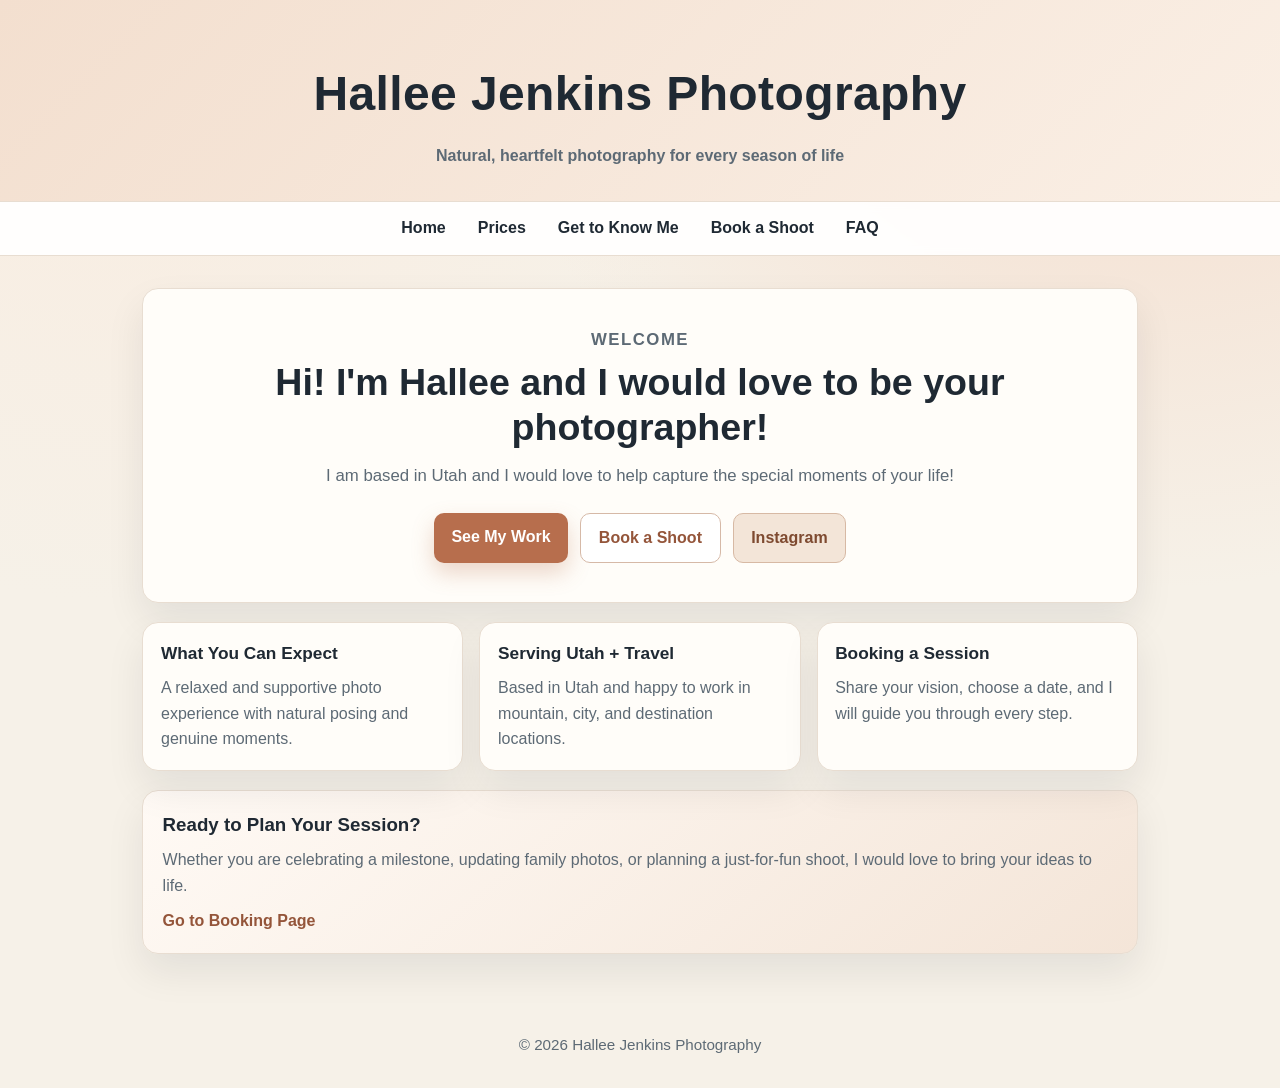
<file: index.html>
<!doctype html>
<html lang="en">
<head>
  <meta charset="utf-8" />
  <meta name="viewport" content="width=device-width,initial-scale=1" />
  <title>Hallee Jenkins Photography</title>
  <link rel="stylesheet" href="styles.css">
</head>
<body>
  <header class="site-header home-header">
    <div class="title-wrap">
      <h1 class="site-title">Hallee Jenkins Photography</h1>
      <p class="site-tagline">Natural, heartfelt photography for every season of life</p>
    </div>
    <nav class="site-nav">
      <ul>
        <li><a href="index.html">Home</a></li>
        <li><a href="prices.html">Prices</a></li>
        <li><a href="about.html">Get to Know Me</a></li>
        <li><a href="book.html">Book a Shoot</a></li>
        <li><a href="faq.html">FAQ</a></li>
      </ul>
    </nav>
  </header>

  <main class="container">
    <section class="hero-card">
      <p class="eyebrow">Welcome</p>
      <h2>Hi! I'm Hallee and I would love to be your photographer!</h2>
      <p>I am based in Utah and I would love to help capture the special moments of your life!</p>
      <div class="cta-row">
        <a class="button button-primary" href="gallery.html">See My Work</a>
        <a class="button button-secondary" href="book.html">Book a Shoot</a>
        <a class="button button-ig" href="https://www.instagram.com/hallee.jenkins.photography?igsh=a29heTZxbzlxbjJj&utm_source=qr" target="_blank" rel="noopener noreferrer">Instagram</a>
      </div>
    </section>

    <section class="card-grid">
      <article class="card">
        <h3>What You Can Expect</h3>
        <p>A relaxed and supportive photo experience with natural posing and genuine moments.</p>
      </article>
      <article class="card">
        <h3>Serving Utah + Travel</h3>
        <p>Based in Utah and happy to work in mountain, city, and destination locations.</p>
      </article>
      <article class="card">
        <h3>Booking a Session</h3>
        <p>Share your vision, choose a date, and I will guide you through every step.</p>
      </article>
    </section>

    <section class="highlight-panel">
      <h3>Ready to Plan Your Session?</h3>
      <p>Whether you are celebrating a milestone, updating family photos, or planning a just-for-fun shoot, I would love to bring your ideas to life.</p>
      <a class="text-link" href="book.html">Go to Booking Page</a>
    </section>
  </main>

  <footer class="site-footer">
    <p>&copy; <span id="year"></span> Hallee Jenkins Photography</p>
  </footer>

  <script>
    document.getElementById('year').textContent = new Date().getFullYear();
  </script>
</body>
</html>
</file>
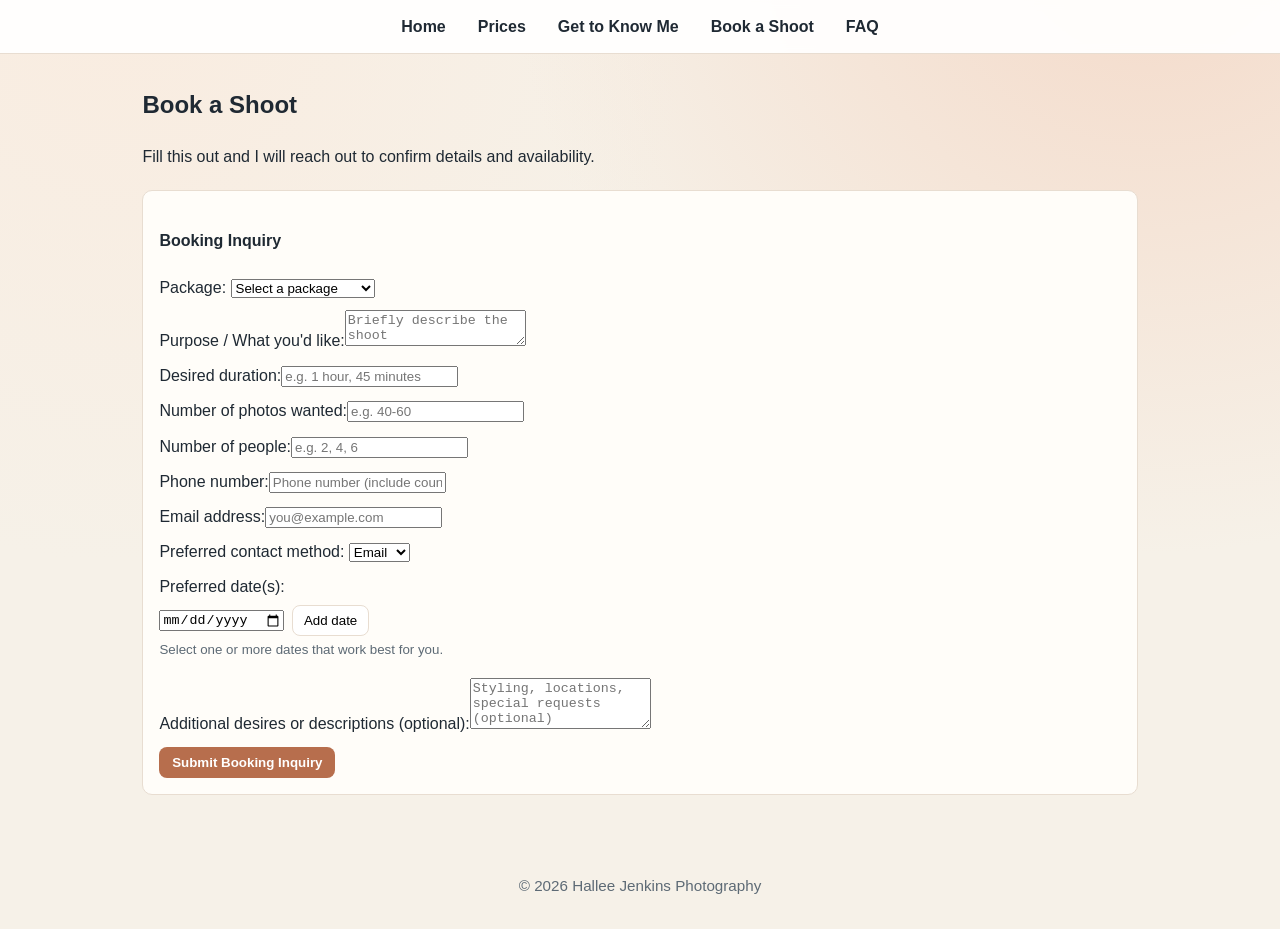
<file: book.html>
﻿<!doctype html>
<html lang="en">
<head>
  <meta charset="utf-8" />
  <meta name="viewport" content="width=device-width,initial-scale=1" />
  <title>Book a Shoot - Hallee Jenkins Photography</title>
  <link rel="stylesheet" href="styles.css">
</head>
<body>
  <header class="site-header">
    <nav class="site-nav">
      <ul>
        <li><a href="index.html">Home</a></li>
        <li><a href="prices.html">Prices</a></li>
        <li><a href="about.html">Get to Know Me</a></li>
        <li><a href="book.html">Book a Shoot</a></li>
        <li><a href="faq.html">FAQ</a></li>
      </ul>
    </nav>
  </header>

  <main class="container">
    <h2>Book a Shoot</h2>
    <p>Fill this out and I will reach out to confirm details and availability.</p>

    <section class="inquiry-section">
      <div class="inquiry-box" style="margin-top:1.25rem;background:var(--surface);padding:1rem;border-radius:10px;border:1px solid var(--border)">
        <h4>Booking Inquiry</h4>
        <form id="booking-form" style="display:grid;gap:0.6rem;max-width:720px">
          <input type="text" name="_honey" style="display:none" />
          <input type="hidden" name="_subject" value="Booking Inquiry from website" />

          <label>Package:
            <select name="package" id="package" required>
              <option value="" selected disabled>Select a package</option>
              <option value="Family Shoot">Family Shoot</option>
              <option value="Individual Shoot">Individual Shoot</option>
              <option value="Couples Shoot">Couples Shoot</option>
              <option value="School Dance Shoot">School Dance Shoot</option>
              <option value="Friends">Friends</option>
              <option value="Other">Other</option>
            </select>
          </label>

          <label>Purpose / What you'd like:<textarea name="purpose" id="purpose" rows="2" placeholder="Briefly describe the shoot" required></textarea></label>
          <label>Desired duration:<input name="duration" id="duration" placeholder="e.g. 1 hour, 45 minutes" required /></label>
          <label>Number of photos wanted:<input name="photos" id="photos" placeholder="e.g. 40-60" required /></label>
          <label>Number of people:<input name="people" id="people" placeholder="e.g. 2, 4, 6" required /></label>
          <label>Phone number:<input name="phone" id="phone" placeholder="Phone number (include country code if needed)" /></label>
          <label>Email address:<input type="email" name="email" id="email" placeholder="you@example.com" required /></label>
          <label>Preferred contact method:
            <select name="contact_method" id="contact_method">
              <option value="email">Email</option>
              <option value="phone">Phone</option>
            </select>
          </label>
          <label>Preferred date(s):
            <div style="display:flex;gap:0.5rem;flex-wrap:wrap;align-items:center;margin-top:0.3rem">
              <input type="date" id="preferred-date" />
              <button type="button" id="add-date-btn" style="padding:0.45rem 0.7rem;border-radius:8px;border:1px solid var(--border);background:#fff;cursor:pointer">Add date</button>
            </div>
            <small style="color:var(--muted)">Select one or more dates that work best for you.</small>
            <div id="selected-dates" style="display:flex;gap:0.45rem;flex-wrap:wrap;margin-top:0.45rem"></div>
            <input type="hidden" name="preferred_dates" id="preferred_dates" />
          </label>
          <label>Additional desires or descriptions (optional):<textarea name="details" id="details" rows="3" placeholder="Styling, locations, special requests (optional)"></textarea></label>
          <div style="display:flex;gap:0.6rem;align-items:center">
            <button type="submit" style="width:fit-content;padding:0.5rem 0.8rem;border-radius:8px;background:var(--accent);border:none;color:#fff;font-weight:700">Submit Booking Inquiry</button>
            <span id="booking-status" style="color:var(--muted)"></span>
          </div>
        </form>
      </div>
    </section>

    <script>
      (function(){
        const form = document.getElementById('booking-form');
        const status = document.getElementById('booking-status');
        const dateInput = document.getElementById('preferred-date');
        const addDateBtn = document.getElementById('add-date-btn');
        const selectedDatesEl = document.getElementById('selected-dates');
        const preferredDatesInput = document.getElementById('preferred_dates');
        const selectedDates = new Set();

        function formatDate(isoDate){
          const [year, month, day] = isoDate.split('-');
          return month + '/' + day + '/' + year;
        }

        function renderSelectedDates(){
          selectedDatesEl.innerHTML = '';
          const sorted = Array.from(selectedDates).sort();
          preferredDatesInput.value = sorted.map(formatDate).join(', ');

          sorted.forEach(function(isoDate){
            const chip = document.createElement('span');
            chip.style.display = 'inline-flex';
            chip.style.alignItems = 'center';
            chip.style.gap = '0.35rem';
            chip.style.padding = '0.3rem 0.5rem';
            chip.style.borderRadius = '999px';
            chip.style.border = '1px solid var(--border)';
            chip.style.background = '#fff';
            chip.textContent = formatDate(isoDate);

            const removeBtn = document.createElement('button');
            removeBtn.type = 'button';
            removeBtn.textContent = 'x';
            removeBtn.setAttribute('aria-label', 'Remove date ' + formatDate(isoDate));
            removeBtn.style.border = 'none';
            removeBtn.style.background = 'transparent';
            removeBtn.style.cursor = 'pointer';
            removeBtn.style.fontWeight = '700';
            removeBtn.style.color = 'var(--accent)';
            removeBtn.addEventListener('click', function(){
              selectedDates.delete(isoDate);
              renderSelectedDates();
            });

            chip.appendChild(removeBtn);
            selectedDatesEl.appendChild(chip);
          });
        }

        addDateBtn.addEventListener('click', function(){
          if(!dateInput.value) return;
          selectedDates.add(dateInput.value);
          renderSelectedDates();
          dateInput.value = '';
        });

        dateInput.addEventListener('keydown', function(e){
          if(e.key === 'Enter'){
            e.preventDefault();
            addDateBtn.click();
          }
        });

        form.addEventListener('submit', async function(e){
          e.preventDefault();
          if(selectedDates.size === 0){
            status.style.color = 'crimson';
            status.textContent = ' Please add at least one preferred date.';
            return;
          }
          status.style.color = 'var(--muted)';
          status.textContent = ' Sending...';
          const formData = new FormData(form);
          formData.append('page_url', window.location.href);

          try{
            const res = await fetch('https://formsubmit.co/ajax/hallee.jenkins04@gmail.com', {
              method: 'POST',
              body: formData,
              headers: { 'Accept': 'application/json' }
            });
            const json = await res.json();
            if(json.success === 'true' || res.ok){
              status.style.color = 'green';
              status.textContent = ' Inquiry sent - thank you! Please check your email for confirmation.';
              form.reset();
              selectedDates.clear();
              renderSelectedDates();
            } else {
              throw new Error('Submission failed');
            }
          }catch(err){
            status.style.color = 'crimson';
            status.textContent = ' Submission failed. As a fallback your email client will open.';
            const pkg = document.getElementById('package').value;
            const purpose = document.getElementById('purpose').value.trim();
            const duration = document.getElementById('duration').value.trim();
            const photos = document.getElementById('photos').value.trim();
            const people = document.getElementById('people').value.trim();
            const phone = document.getElementById('phone').value.trim();
            const email = document.getElementById('email').value.trim();
            const contact = document.getElementById('contact_method').value;
            const preferredDates = preferredDatesInput.value.trim();
            const details = document.getElementById('details').value.trim();
            let body = '';
            body += 'Package: ' + pkg + '\n\n';
            body += 'Purpose: ' + purpose + '\n\n';
            body += 'Desired duration: ' + duration + '\n\n';
            body += 'Number of photos wanted: ' + photos + '\n\n';
            body += 'Number of people: ' + people + '\n\n';
            body += 'Phone: ' + phone + '\n\n';
            body += 'Email: ' + email + '\n\n';
            body += 'Preferred contact method: ' + contact + '\n\n';
            body += 'Preferred date(s): ' + preferredDates + '\n\n';
            body += 'Additional details: ' + details + '\n\n';
            body += 'Submitted from: ' + window.location.href + '\n';
            const mailto = 'mailto:hallee.jenkins04@gmail.com?subject=' + encodeURIComponent('Booking Inquiry') + '&body=' + encodeURIComponent(body);
            window.location.href = mailto;
          }
        });
      })();
    </script>
  </main>

  <footer class="site-footer">
    <p>&copy; <span id="year"></span> Hallee Jenkins Photography</p>
  </footer>

  <script>document.getElementById('year').textContent = new Date().getFullYear();</script>
</body>
</html>
</file>
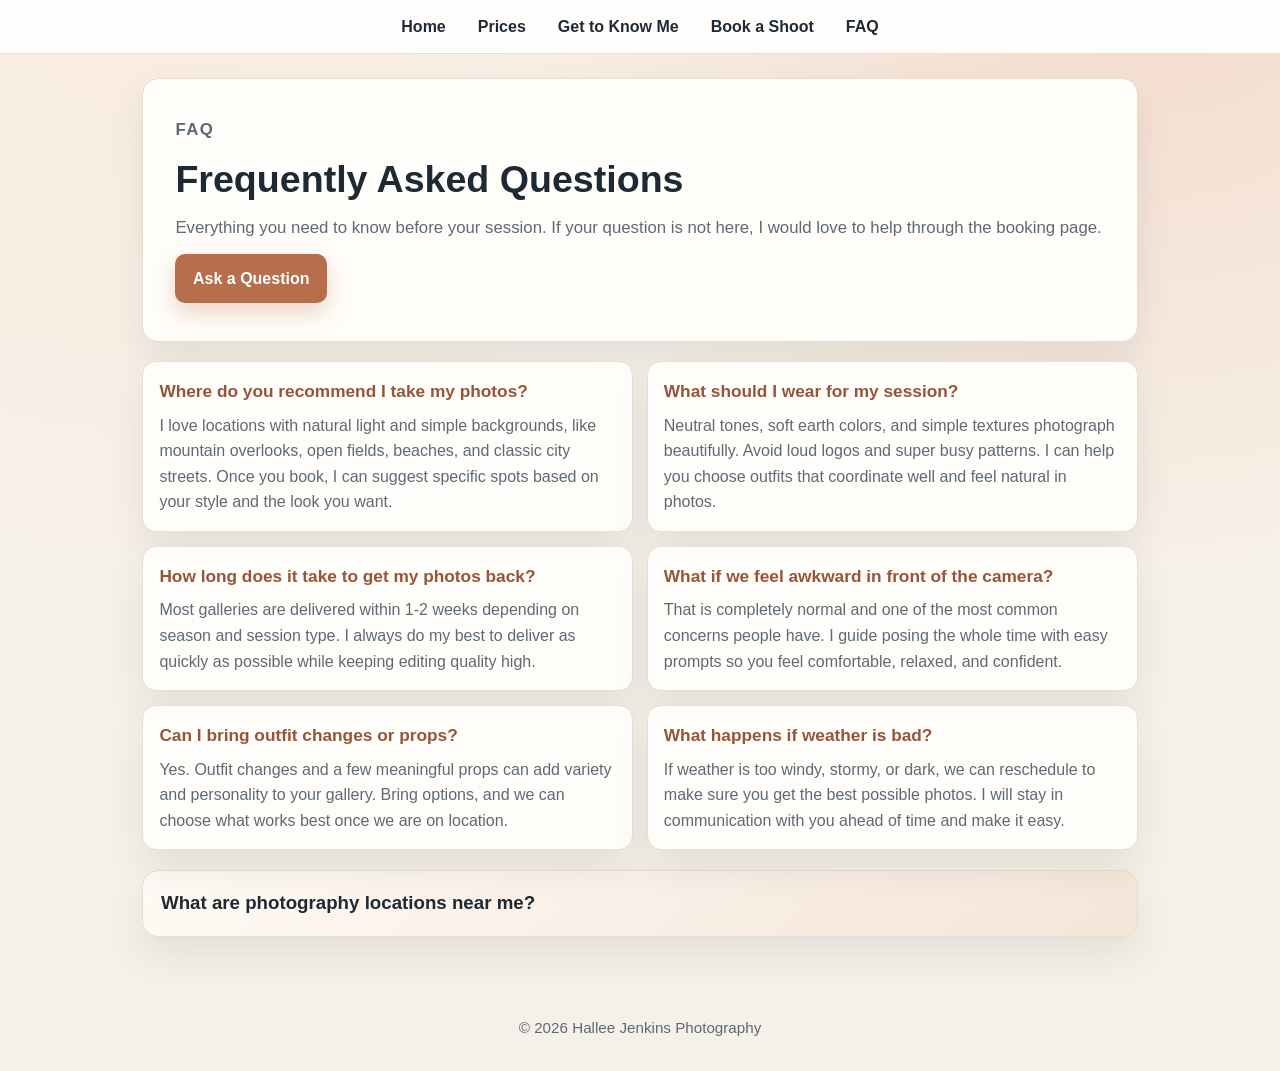
<file: frequentlyaskedquestions.html>
<!doctype html>
<html lang="en">
<head>
  <meta charset="utf-8" />
  <meta name="viewport" content="width=device-width,initial-scale=1" />
  <title>FAQ - Hallee Jenkins Photography</title>
  <link rel="stylesheet" href="styles.css">
</head>
<body>
  <header class="site-header">
    <nav class="site-nav">
      <ul>
        <li><a href="index.html">Home</a></li>
        <li><a href="prices.html">Prices</a></li>
        <li><a href="about.html">Get to Know Me</a></li>
        <li><a href="book.html">Book a Shoot</a></li>
        <li><a href="faq.html">FAQ</a></li>
      </ul>
    </nav>
  </header>

  <main class="container faq-shell">
    <section class="faq-hero hero-card">
      <p class="eyebrow">FAQ</p>
      <h2>Frequently Asked Questions</h2>
      <p>Everything you need to know before your session. If your question is not here, I would love to help through the booking page.</p>
      <a class="button button-primary" href="book.html">Ask a Question</a>
    </section>

    <section class="faq-grid" aria-label="Frequently asked questions">
      <article class="faq-item">
        <h3>Where do you recommend I take my photos?</h3>
        <p>I love locations with natural light and simple backgrounds, like mountain overlooks, open fields, beaches, and classic city streets. Once you book, I can suggest specific spots based on your style and the look you want.</p>
      </article>

      <article class="faq-item">
        <h3>What should I wear for my session?</h3>
        <p>Neutral tones, soft earth colors, and simple textures photograph beautifully. Avoid loud logos and super busy patterns. I can help you choose outfits that coordinate well and feel natural in photos.</p>
      </article>

      <article class="faq-item">
        <h3>How long does it take to get my photos back?</h3>
        <p>Most galleries are delivered within 1-2 weeks depending on season and session type. I always do my best to deliver as quickly as possible while keeping editing quality high.</p>
      </article>

      <article class="faq-item">
        <h3>What if we feel awkward in front of the camera?</h3>
        <p>That is completely normal and one of the most common concerns people have. I guide posing the whole time with easy prompts so you feel comfortable, relaxed, and confident.</p>
      </article>

      <article class="faq-item">
        <h3>Can I bring outfit changes or props?</h3>
        <p>Yes. Outfit changes and a few meaningful props can add variety and personality to your gallery. Bring options, and we can choose what works best once we are on location.</p>
      </article>

      <article class="faq-item">
        <h3>What happens if weather is bad?</h3>
        <p>If weather is too windy, stormy, or dark, we can reschedule to make sure you get the best possible photos. I will stay in communication with you ahead of time and make it easy.</p>
      </article>

    </section>

    <section class="faq-tableau-card" aria-label="Tableau embed section">
      <h3>What are photography locations near me?</h3>
      <div class='tableauPlaceholder' id='viz1776266303024' style='position: relative'>
        <noscript>
          <a href='#'>
            <img alt=' ' src='https://public.tableau.com/static/images/Bo/Book10_17762662177820/Sheet1/1_rss.png' style='border: none' />
          </a>
        </noscript>
        <object class='tableauViz' style='display:none;'>
          <param name='host_url' value='https%3A%2F%2Fpublic.tableau.com%2F' />
          <param name='embed_code_version' value='3' />
          <param name='site_root' value='' />
          <param name='name' value='Book10_17762662177820/Sheet1' />
          <param name='tabs' value='no' />
          <param name='toolbar' value='yes' />
          <param name='static_image' value='https://public.tableau.com/static/images/Bo/Book10_17762662177820/Sheet1/1.png' />
          <param name='animate_transition' value='yes' />
          <param name='display_static_image' value='yes' />
          <param name='display_spinner' value='yes' />
          <param name='display_overlay' value='yes' />
          <param name='display_count' value='yes' />
          <param name='language' value='en-US' />
          <param name='filter' value='publish=yes' />
        </object>
      </div>
      <script type='text/javascript'>
        (function () {
          var divElement = document.getElementById('viz1776266303024');
          if (!divElement) return;
          var vizElement = divElement.getElementsByTagName('object')[0];
          if (!vizElement) return;
          vizElement.style.width = '100%';
          vizElement.style.height = (divElement.offsetWidth * 0.75) + 'px';
          var scriptElement = document.createElement('script');
          scriptElement.src = 'https://public.tableau.com/javascripts/api/viz_v1.js';
          vizElement.parentNode.insertBefore(scriptElement, vizElement);
        })();
      </script>
    </section>
  </main>

  <footer class="site-footer">
    <p>&copy; <span id="year"></span> Hallee Jenkins Photography</p>
  </footer>

  <script>
    document.getElementById('year').textContent = new Date().getFullYear();
  </script>
</body>
</html>
</file>
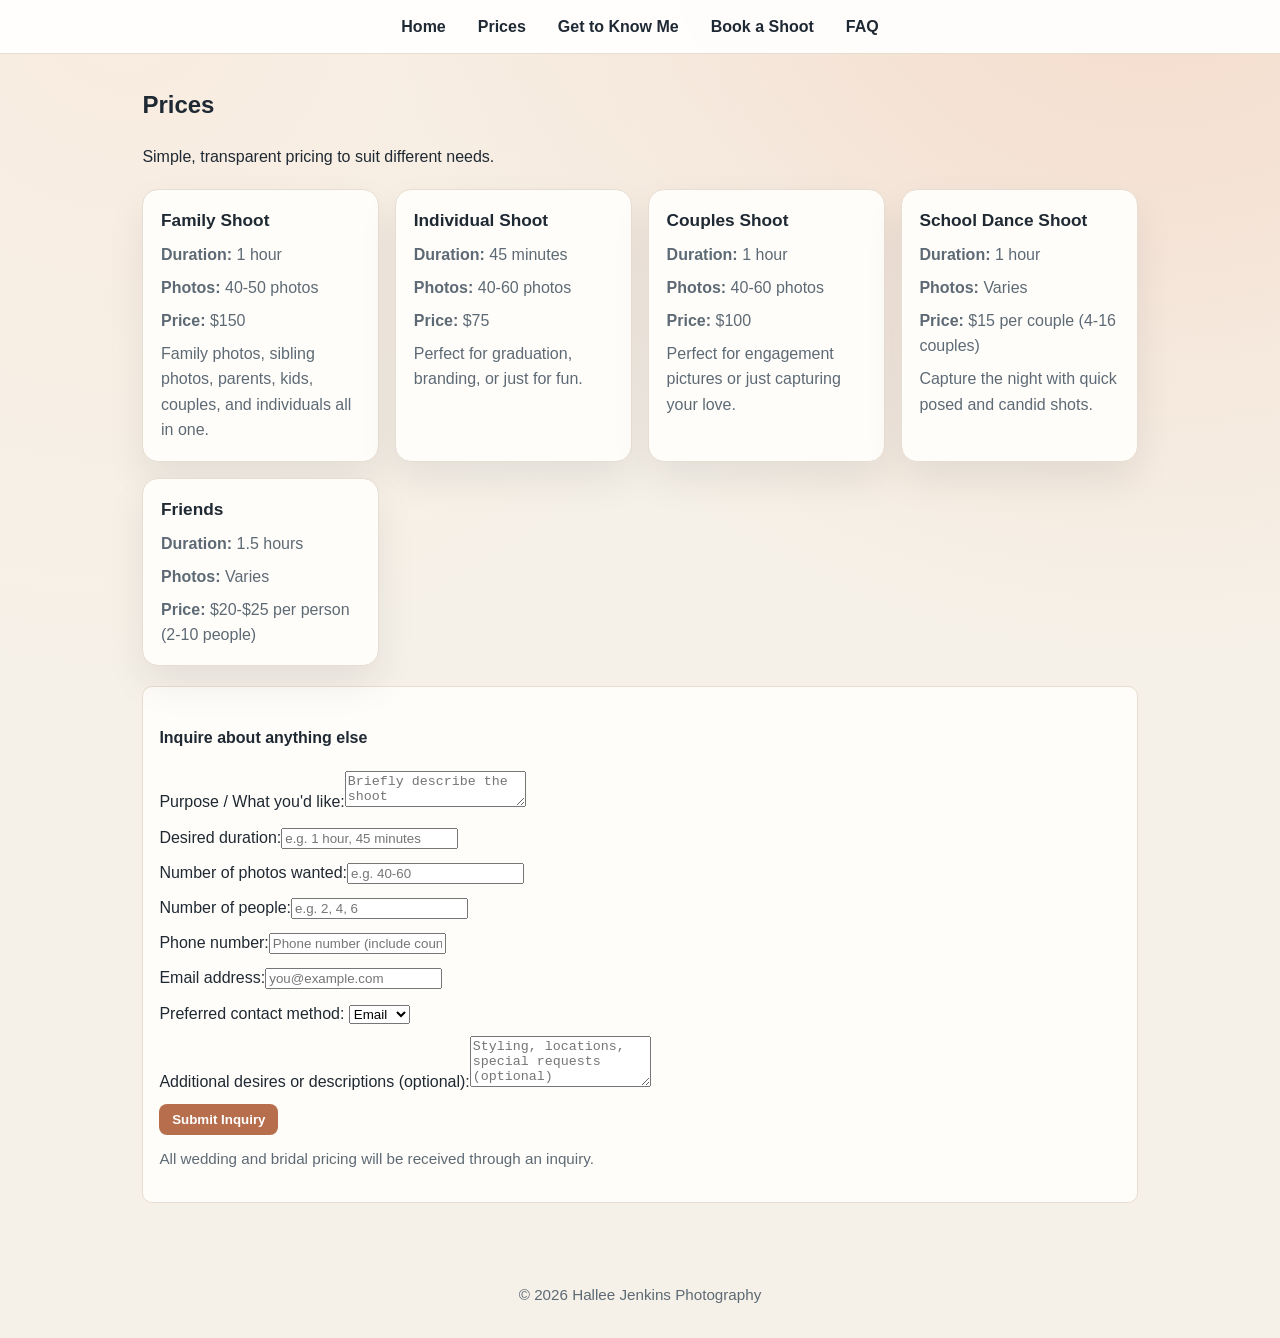
<file: prices.html>
﻿<!doctype html>
<html lang="en">
<head>
  <meta charset="utf-8" />
  <meta name="viewport" content="width=device-width,initial-scale=1" />
  <title>Prices - Hallee Jenkins Photography</title>
  <link rel="stylesheet" href="styles.css">
</head>
<body>
  <header class="site-header">
    <nav class="site-nav">
      <ul>
        <li><a href="index.html">Home</a></li>
        <li><a href="prices.html">Prices</a></li>
        <li><a href="about.html">Get to Know Me</a></li>
        <li><a href="book.html">Book a Shoot</a></li>
        <li><a href="faq.html">FAQ</a></li>
      </ul>
    </nav>
  </header>

  <main class="container">
    <header class="prices-hero">
      <h2>Prices</h2>
      <p>Simple, transparent pricing to suit different needs.</p>
    </header>

    <section class="prices-section">
      <div class="card-grid">
        <article class="card">
          <h3>Family Shoot</h3>
          <p><strong>Duration:</strong> 1 hour</p>
          <p><strong>Photos:</strong> 40-50 photos</p>
          <p><strong>Price:</strong> $150</p>
          <p>Family photos, sibling photos, parents, kids, couples, and individuals all in one.</p>
        </article>

        <article class="card">
          <h3>Individual Shoot</h3>
          <p><strong>Duration:</strong> 45 minutes</p>
          <p><strong>Photos:</strong> 40-60 photos</p>
          <p><strong>Price:</strong> $75</p>
          <p>Perfect for graduation, branding, or just for fun.</p>
        </article>

        <article class="card">
          <h3>Couples Shoot</h3>
          <p><strong>Duration:</strong> 1 hour</p>
          <p><strong>Photos:</strong> 40-60 photos</p>
          <p><strong>Price:</strong> $100</p>
          <p>Perfect for engagement pictures or just capturing your love.</p>
        </article>

        <article class="card">
          <h3>School Dance Shoot</h3>
          <p><strong>Duration:</strong> 1 hour</p>
          <p><strong>Photos:</strong> Varies</p>
          <p><strong>Price:</strong> $15 per couple (4-16 couples)</p>
          <p>Capture the night with quick posed and candid shots.</p>
        </article>

        <article class="card">
          <h3>Friends</h3>
          <p><strong>Duration:</strong> 1.5 hours</p>
          <p><strong>Photos:</strong> Varies</p>
          <p><strong>Price:</strong> $20-$25 per person (2-10 people)</p>
        </article>
      </div>
    </section>

    <section class="inquiry-section">
      <div class="inquiry-box" style="margin-top:1.25rem;background:var(--surface);padding:1rem;border-radius:10px;border:1px solid var(--border)">
        <h4>Inquire about anything else</h4>
        <form id="inquiry-form" style="display:grid;gap:0.6rem;max-width:720px">
          <input type="text" name="_honey" style="display:none" />
          <input type="hidden" name="_subject" value="Photography Inquiry from website" />
          <label>Purpose / What you'd like:<textarea name="purpose" id="purpose" rows="2" placeholder="Briefly describe the shoot" required></textarea></label>
          <label>Desired duration:<input name="duration" id="duration" placeholder="e.g. 1 hour, 45 minutes" required /></label>
          <label>Number of photos wanted:<input name="photos" id="photos" placeholder="e.g. 40-60" required /></label>
          <label>Number of people:<input name="people" id="people" placeholder="e.g. 2, 4, 6" required /></label>
          <label>Phone number:<input name="phone" id="phone" placeholder="Phone number (include country code if needed)" /></label>
          <label>Email address:<input type="email" name="email" id="email" placeholder="you@example.com" required /></label>
          <label>Preferred contact method:
            <select name="contact_method" id="contact_method">
              <option value="email">Email</option>
              <option value="phone">Phone</option>
            </select>
          </label>
          <label>Additional desires or descriptions (optional):<textarea name="details" id="details" rows="3" placeholder="Styling, locations, special requests (optional)"></textarea></label>
          <div style="display:flex;gap:0.6rem;align-items:center">
            <button type="submit" style="width:fit-content;padding:0.5rem 0.8rem;border-radius:8px;background:var(--accent);border:none;color:#fff;font-weight:700">Submit Inquiry</button>
            <span id="inquiry-status" style="color:var(--muted)"></span>
          </div>
        </form>

        <p style="margin-top:0.75rem;font-size:0.95rem;color:var(--muted)">All wedding and bridal pricing will be received through an inquiry.</p>
      </div>
    </section>

    <script>
      (function(){
        const form = document.getElementById('inquiry-form');
        const status = document.getElementById('inquiry-status');
        form.addEventListener('submit', async function(e){
          e.preventDefault();
          status.style.color = 'var(--muted)';
          status.textContent = ' Sending...';
          const formData = new FormData(form);
          formData.append('page_url', window.location.href);

          try{
            const res = await fetch('https://formsubmit.co/ajax/hallee.jenkins04@gmail.com', {
              method: 'POST',
              body: formData,
              headers: { 'Accept': 'application/json' }
            });
            const json = await res.json();
            if(json.success === 'true' || res.ok){
              status.style.color = 'green';
              status.textContent = ' Inquiry sent - thank you! Please check your email for confirmation.';
              form.reset();
            } else {
              throw new Error('Submission failed');
            }
          }catch(err){
            status.style.color = 'crimson';
            status.textContent = ' Submission failed. As a fallback your email client will open.';
            const purpose = document.getElementById('purpose').value.trim();
            const duration = document.getElementById('duration').value.trim();
            const photos = document.getElementById('photos').value.trim();
            const people = document.getElementById('people').value.trim();
            const phone = document.getElementById('phone').value.trim();
            const email = document.getElementById('email').value.trim();
            const contact = document.getElementById('contact_method').value;
            const details = document.getElementById('details').value.trim();
            let body = '';
            body += 'Purpose: ' + purpose + '\n\n';
            body += 'Desired duration: ' + duration + '\n\n';
            body += 'Number of photos wanted: ' + photos + '\n\n';
            body += 'Number of people: ' + people + '\n\n';
            body += 'Phone: ' + phone + '\n\n';
            body += 'Email: ' + email + '\n\n';
            body += 'Preferred contact method: ' + contact + '\n\n';
            body += 'Additional details: ' + details + '\n\n';
            body += 'Submitted from: ' + window.location.href + '\n';
            const mailto = 'mailto:hallee.jenkins04@gmail.com?subject=' + encodeURIComponent('Photography Inquiry') + '&body=' + encodeURIComponent(body);
            window.location.href = mailto;
          }
        });
      })();
    </script>
  </main>

  <footer class="site-footer">
    <p>&copy; <span id="year"></span> Hallee Jenkins Photography</p>
  </footer>

  <script>document.getElementById('year').textContent = new Date().getFullYear();</script>
</body>
</html>
</file>
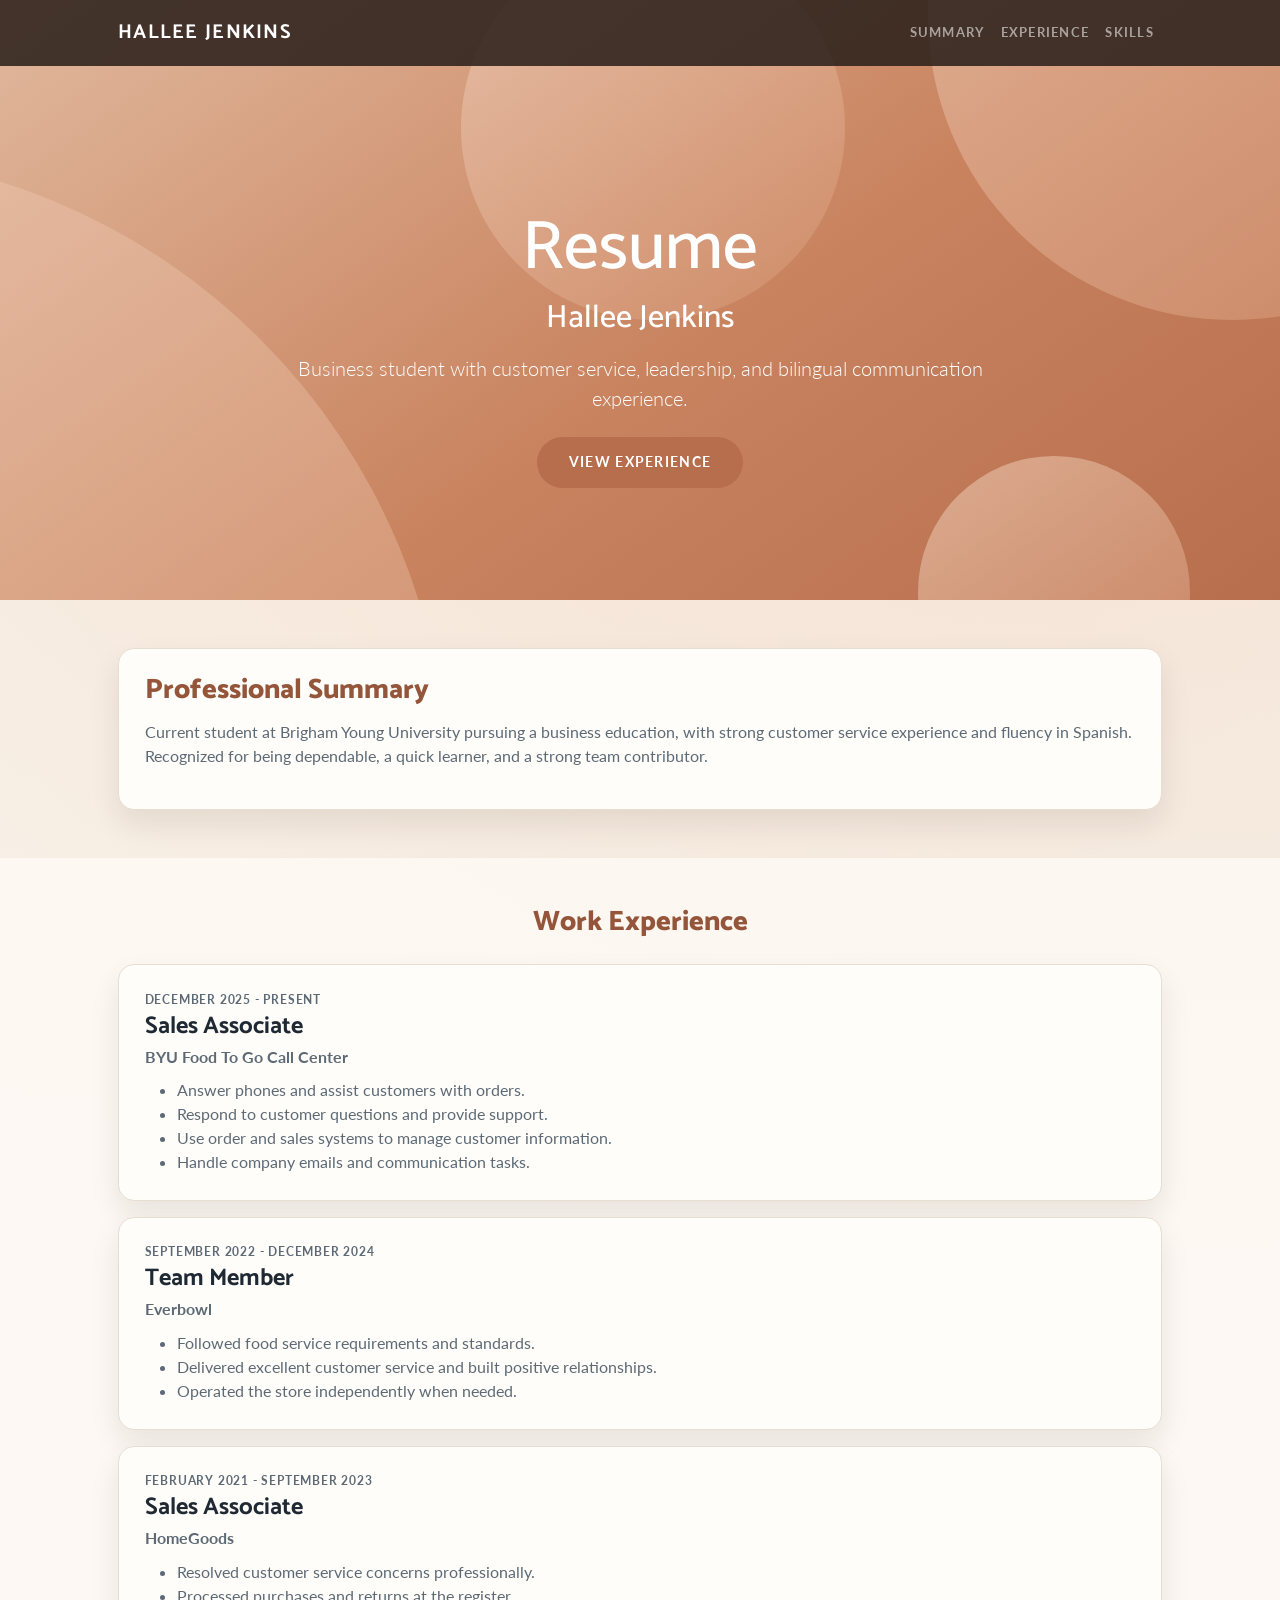
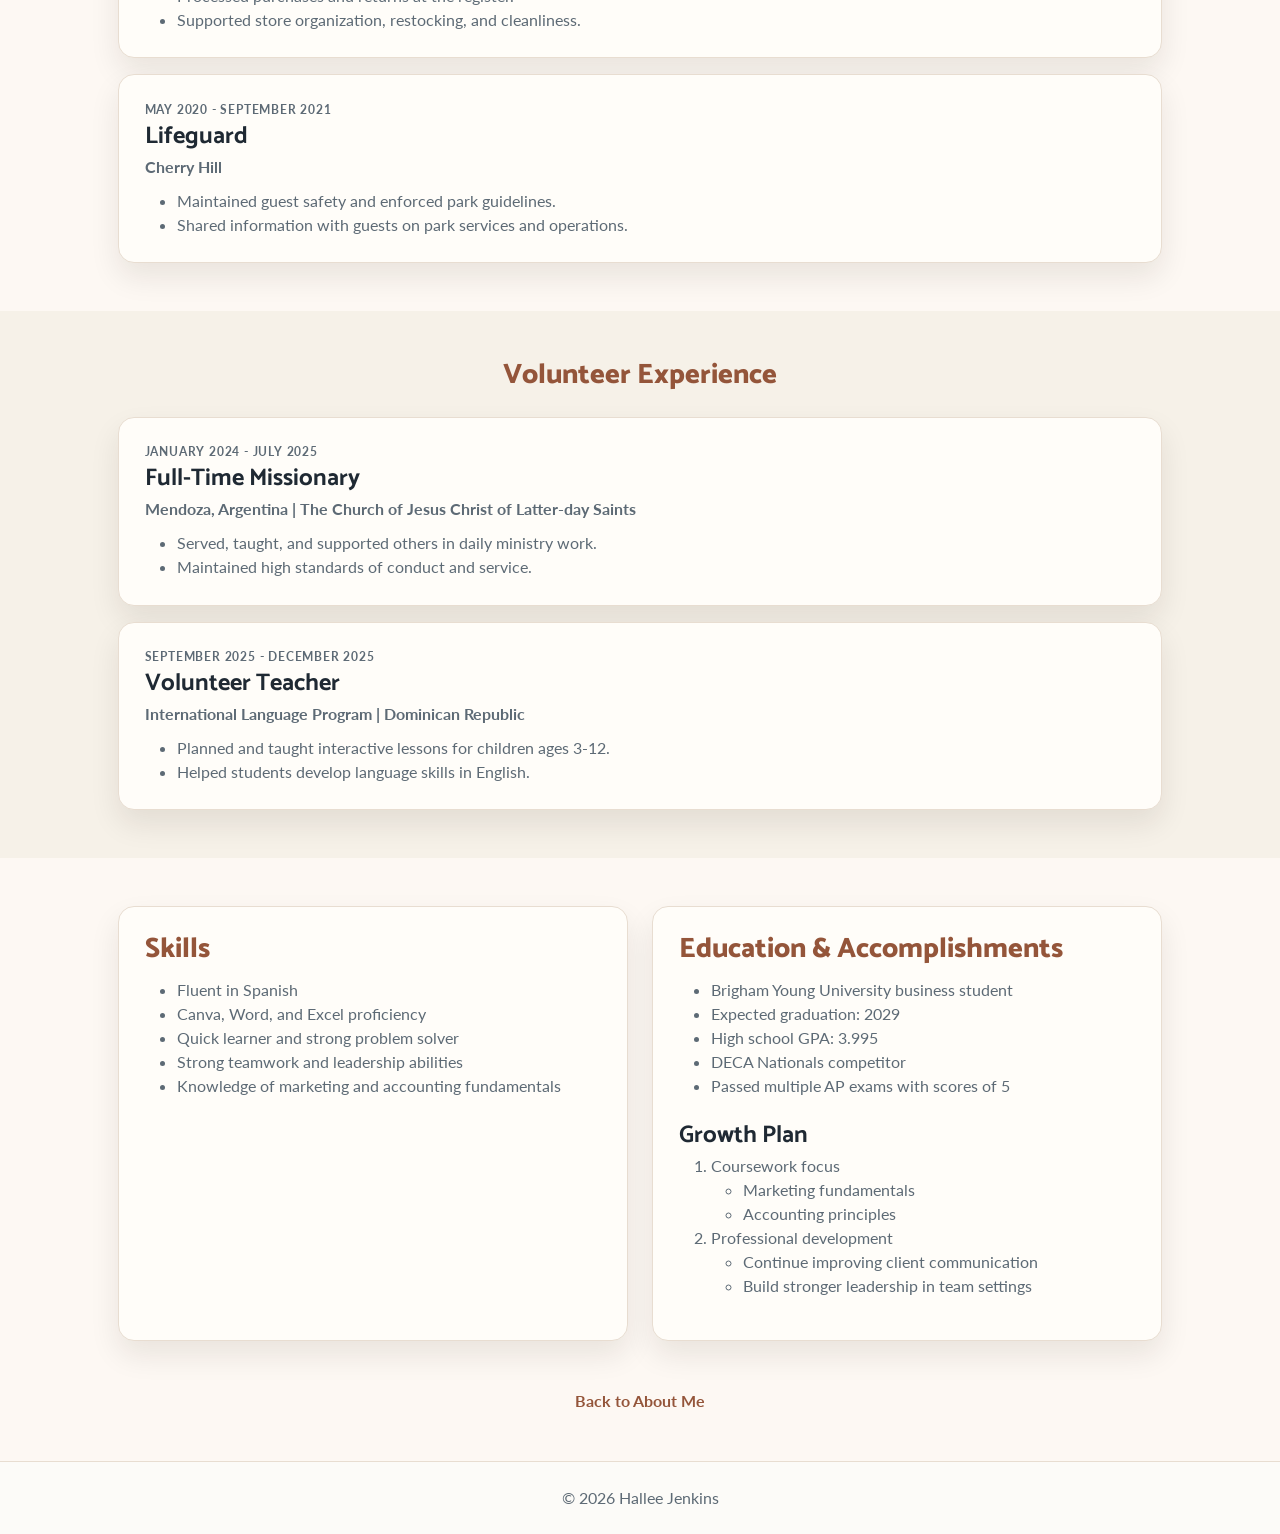
<file: resume.html>
<!doctype html>
<html lang="en">
<head>
  <meta charset="utf-8" />
  <meta name="viewport" content="width=device-width, initial-scale=1, shrink-to-fit=no" />
  <meta name="description" content="Resume page for Hallee Jenkins" />
  <title>Hallee Jenkins | Resume</title>
  <link rel="preconnect" href="https://fonts.googleapis.com">
  <link rel="preconnect" href="https://fonts.gstatic.com" crossorigin>
  <link href="https://fonts.googleapis.com/css2?family=Catamaran:wght@400;600;700;800&family=Lato:wght@400;700&display=swap" rel="stylesheet">
  <link href="https://cdn.jsdelivr.net/npm/bootstrap@5.2.3/dist/css/bootstrap.min.css" rel="stylesheet" />
  <link href="resume-styles.css" rel="stylesheet" />
</head>
<body id="page-top">
  <nav class="navbar navbar-expand-lg navbar-dark navbar-custom fixed-top">
    <div class="container px-4 px-lg-5">
      <a class="navbar-brand" href="#page-top">Hallee Jenkins</a>
      <button class="navbar-toggler" type="button" data-bs-toggle="collapse" data-bs-target="#resumeNav" aria-controls="resumeNav" aria-expanded="false" aria-label="Toggle navigation">
        <span class="navbar-toggler-icon"></span>
      </button>
      <div class="collapse navbar-collapse" id="resumeNav">
        <ul class="navbar-nav ms-auto">
          <li class="nav-item"><a class="nav-link" href="#summary">Summary</a></li>
          <li class="nav-item"><a class="nav-link" href="#experience">Experience</a></li>
          <li class="nav-item"><a class="nav-link" href="#skills">Skills</a></li>
        </ul>
      </div>
    </div>
  </nav>

  <header class="masthead text-center text-white">
    <div class="masthead-content">
      <div class="container px-4 px-lg-5">
        <h1 class="masthead-heading mb-2">Resume</h1>
        <h2 class="masthead-subheading mb-3">Hallee Jenkins</h2>
        <p class="lead mb-4">Business student with customer service, leadership, and bilingual communication experience.</p>
        <a class="btn btn-primary btn-xl rounded-pill" href="#experience">View Experience</a>
      </div>
    </div>
    <div class="bg-circle-1 bg-circle"></div>
    <div class="bg-circle-2 bg-circle"></div>
    <div class="bg-circle-3 bg-circle"></div>
    <div class="bg-circle-4 bg-circle"></div>
  </header>

  <main>
    <section id="summary" class="py-5">
      <div class="container px-4 px-lg-5">
        <div class="resume-card">
          <h3 class="section-title">Professional Summary</h3>
          <p>Current student at Brigham Young University pursuing a business education, with strong customer service experience and fluency in Spanish. Recognized for being dependable, a quick learner, and a strong team contributor.</p>
        </div>
      </div>
    </section>

    <section id="experience" class="py-5 bg-light-custom">
      <div class="container px-4 px-lg-5">
        <h3 class="section-title text-center mb-4">Work Experience</h3>
        <div class="resume-card mb-3">
          <p class="job-date">December 2025 - Present</p>
          <h4>Sales Associate</h4>
          <p class="job-org">BYU Food To Go Call Center</p>
          <ul>
            <li>Answer phones and assist customers with orders.</li>
            <li>Respond to customer questions and provide support.</li>
            <li>Use order and sales systems to manage customer information.</li>
            <li>Handle company emails and communication tasks.</li>
          </ul>
        </div>

        <div class="resume-card mb-3">
          <p class="job-date">September 2022 - December 2024</p>
          <h4>Team Member</h4>
          <p class="job-org">Everbowl</p>
          <ul>
            <li>Followed food service requirements and standards.</li>
            <li>Delivered excellent customer service and built positive relationships.</li>
            <li>Operated the store independently when needed.</li>
          </ul>
        </div>

        <div class="resume-card mb-3">
          <p class="job-date">February 2021 - September 2023</p>
          <h4>Sales Associate</h4>
          <p class="job-org">HomeGoods</p>
          <ul>
            <li>Resolved customer service concerns professionally.</li>
            <li>Processed purchases and returns at the register.</li>
            <li>Supported store organization, restocking, and cleanliness.</li>
          </ul>
        </div>

        <div class="resume-card">
          <p class="job-date">May 2020 - September 2021</p>
          <h4>Lifeguard</h4>
          <p class="job-org">Cherry Hill</p>
          <ul>
            <li>Maintained guest safety and enforced park guidelines.</li>
            <li>Shared information with guests on park services and operations.</li>
          </ul>
        </div>
      </div>
    </section>

    <section class="py-5">
      <div class="container px-4 px-lg-5">
        <h3 class="section-title text-center mb-4">Volunteer Experience</h3>
        <div class="resume-card mb-3">
          <p class="job-date">January 2024 - July 2025</p>
          <h4>Full-Time Missionary</h4>
          <p class="job-org">Mendoza, Argentina | The Church of Jesus Christ of Latter-day Saints</p>
          <ul>
            <li>Served, taught, and supported others in daily ministry work.</li>
            <li>Maintained high standards of conduct and service.</li>
          </ul>
        </div>

        <div class="resume-card">
          <p class="job-date">September 2025 - December 2025</p>
          <h4>Volunteer Teacher</h4>
          <p class="job-org">International Language Program | Dominican Republic</p>
          <ul>
            <li>Planned and taught interactive lessons for children ages 3-12.</li>
            <li>Helped students develop language skills in English.</li>
          </ul>
        </div>
      </div>
    </section>

    <section id="skills" class="py-5 bg-light-custom">
      <div class="container px-4 px-lg-5">
        <div class="row g-4">
          <div class="col-lg-6">
            <div class="resume-card h-100">
              <h3 class="section-title">Skills</h3>
              <ul>
                <li>Fluent in Spanish</li>
                <li>Canva, Word, and Excel proficiency</li>
                <li>Quick learner and strong problem solver</li>
                <li>Strong teamwork and leadership abilities</li>
                <li>Knowledge of marketing and accounting fundamentals</li>
              </ul>
            </div>
          </div>
          <div class="col-lg-6">
            <div class="resume-card h-100">
              <h3 class="section-title">Education & Accomplishments</h3>
              <ul>
                <li>Brigham Young University business student</li>
                <li>Expected graduation: 2029</li>
                <li>High school GPA: 3.995</li>
                <li>DECA Nationals competitor</li>
                <li>Passed multiple AP exams with scores of 5</li>
              </ul>
              <h4 class="mt-4">Growth Plan</h4>
              <ol>
                <li>
                  Coursework focus
                  <ul>
                    <li>Marketing fundamentals</li>
                    <li>Accounting principles</li>
                  </ul>
                </li>
                <li>
                  Professional development
                  <ul>
                    <li>Continue improving client communication</li>
                    <li>Build stronger leadership in team settings</li>
                  </ul>
                </li>
              </ol>
            </div>
          </div>
        </div>
        <p class="text-center mt-5 mb-0"><a class="back-home" href="about.html">Back to About Me</a></p>
      </div>
    </section>
  </main>

  <footer class="py-4 site-footer">
    <div class="container px-4 px-lg-5">
      <p class="m-0 text-center">&copy; <span id="year"></span> Hallee Jenkins</p>
    </div>
  </footer>

  <script src="https://cdn.jsdelivr.net/npm/bootstrap@5.2.3/dist/js/bootstrap.bundle.min.js"></script>
  <script>
    document.getElementById('year').textContent = new Date().getFullYear();
  </script>
</body>
</html>
</file>
<file: styles.css>
:root{
  --bg: #f6f1e8;
  --surface: #fffdf9;
  --surface-strong: #ffffff;
  --text: #1f2933;
  --muted: #5d6a75;
  --accent: #b76e4d;
  --accent-dark: #94553a;
  --soft: #efe2d6;
  --border: #e8ddd1;
  --shadow: 0 18px 38px rgba(17, 24, 39, 0.08);
}

*{box-sizing:border-box}

body{
  margin:0;
  font-family:"Avenir Next", "Segoe UI", Tahoma, Geneva, Verdana, sans-serif;
  color:var(--text);
  background:
    radial-gradient(circle at 90% -10%, #f4d9c8 0%, rgba(244, 217, 200, 0) 42%),
    radial-gradient(circle at 10% 0%, #f9ece0 0%, rgba(249, 236, 224, 0) 38%),
    var(--bg);
  line-height:1.6;
}

.container{
  max-width:1040px;
  margin:2rem auto 3rem;
  padding:0 1rem;
}

.site-header{
  width:100%;
}

.home-header .title-wrap{
  background:linear-gradient(135deg, #f3dfcf, #faefe5);
  border-bottom:1px solid var(--border);
  padding:3.5rem 1rem 2rem;
  text-align:center;
}

.site-title{
  margin:0;
  font-size:2.3rem;
  letter-spacing:0.4px;
}

.site-tagline{
  margin:0.65rem 0 0;
  color:var(--muted);
  font-weight:600;
}

.site-nav{
  background:rgba(255, 255, 255, 0.92);
  backdrop-filter:blur(4px);
  border-bottom:1px solid var(--border);
}

.site-nav ul{
  list-style:none;
  margin:0;
  padding:0.85rem 1rem;
  display:flex;
  justify-content:center;
  gap:1rem;
  flex-wrap:wrap;
}

.site-nav a{
  text-decoration:none;
  color:var(--text);
  font-weight:700;
  padding:0.25rem 0.5rem;
  border-radius:6px;
  transition:background-color 160ms ease, color 160ms ease;
}

.site-nav a:hover{
  background:var(--soft);
  color:var(--accent-dark);
}

.hero-card,
.card,
.highlight-panel{
  background:var(--surface);
  border:1px solid var(--border);
  border-radius:16px;
  box-shadow:var(--shadow);
}

.hero-card{
  padding:2rem 1.4rem;
  text-align:center;
}

.eyebrow{
  margin:0;
  color:var(--accent-dark);
  text-transform:uppercase;
  letter-spacing:1.5px;
  font-size:0.76rem;
  font-weight:800;
}

.hero-card h2{
  margin:0.4rem 0 0.8rem;
  font-size:2rem;
  line-height:1.2;
}

.hero-card p{
  margin:0;
  color:var(--muted);
  font-size:1.05rem;
}

.cta-row{
  margin-top:1.4rem;
  display:flex;
  flex-wrap:wrap;
  justify-content:center;
  gap:0.75rem;
}

.button{
  display:inline-block;
  padding:0.72rem 1.1rem;
  border-radius:10px;
  text-decoration:none;
  font-weight:800;
  transition:transform 160ms ease, box-shadow 160ms ease, background-color 160ms ease;
}

.button:hover{
  transform:translateY(-1px);
}

.button-primary{
  background:var(--accent);
  color:#ffffff;
  box-shadow:0 10px 22px rgba(183, 110, 77, 0.28);
}

.button-primary:hover{
  background:var(--accent-dark);
}

.button-secondary{
  background:#ffffff;
  color:var(--accent-dark);
  border:1px solid #d6b9a7;
}

.button-ig{
  background:#f3e5d8;
  color:#7e4a30;
  border:1px solid #d7b9a4;
}

.button-ig:hover{
  background:#ebd6c5;
}

.card-grid{
  display:grid;
  grid-template-columns:repeat(auto-fit, minmax(220px, 1fr));
  gap:1rem;
  margin-top:1.2rem;
}

.card{
  padding:1.1rem;
}

.card h3{
  margin:0;
  font-size:1.08rem;
}

.card p{
  margin:0.45rem 0 0;
  color:var(--muted);
}

.highlight-panel{
  margin-top:1.2rem;
  padding:1.2rem;
  background:linear-gradient(140deg, #fffaf5, #f4e5d8);
}

.highlight-panel h3{
  margin:0;
}

.highlight-panel p{
  margin:0.45rem 0 0;
  color:var(--muted);
}

.text-link{
  display:inline-block;
  margin-top:0.6rem;
  font-weight:800;
  color:var(--accent-dark);
  text-decoration:none;
}

.text-link:hover{
  text-decoration:underline;
}

.about-card{
  text-align:left;
}

.about-card h2{
  margin-bottom:0.7rem;
}

.about-card p{
  margin:0.6rem 0;
}

.about-intro{
  margin:0.35rem 0 0.8rem;
}

.about-subhead{
  margin:0.2rem 0 0.45rem;
  font-size:1.08rem;
  color:var(--accent-dark);
}

.about-list{
  margin:0 0 0.9rem;
  padding:0;
  list-style:none;
  display:grid;
  gap:0.45rem;
}

.about-list li{
  position:relative;
  padding:0.45rem 0.65rem 0.45rem 1.7rem;
  background:#fff7ef;
  border:1px solid #ebdccf;
  border-radius:10px;
  color:var(--text);
}

.about-list li::before{
  content:"\2022";
  position:absolute;
  left:0.72rem;
  top:50%;
  transform:translateY(-50%);
  color:var(--accent-dark);
  font-size:1.05rem;
  line-height:1;
}

.about-photo-layout{
  margin-top:1.15rem;
  display:grid;
  grid-template-columns:1fr;
  gap:0.75rem;
}

.about-resume-link{
  margin:1rem 0 0;
  text-align:center;
}

.about-links-card{
  margin-top:1.1rem;
  padding:1rem;
  background:linear-gradient(145deg, #fffaf4, #f3e4d7);
  border:1px solid var(--border);
  border-radius:14px;
  box-shadow:0 10px 22px rgba(27, 20, 14, 0.08);
}

.about-links-card h3{
  margin:0 0 0.7rem;
  text-align:center;
  color:var(--accent-dark);
}

.about-links-row{
  display:flex;
  flex-wrap:wrap;
  justify-content:center;
  gap:0.75rem;
}

.about-photo{
  margin:0;
  overflow:hidden;
  border-radius:14px;
  border:1px solid #e4d6c8;
  box-shadow:0 10px 24px rgba(27, 20, 14, 0.16);
  background:#f5ece3;
}

.about-photo img{
  width:100%;
  height:100%;
  display:block;
  object-fit:cover;
}

.about-photo-uncropped{
  aspect-ratio:auto;
}

.about-photo-uncropped img{
  height:auto;
  object-fit:contain;
  background:#f5ece3;
}

.about-photo-main-focus{
  aspect-ratio:3 / 4;
}

.about-photo-main-focus img{
  height:100%;
  object-fit:cover;
  object-position:center center;
}

.about-photo-last-focus{
  aspect-ratio:4 / 3;
}

.about-photo-last-focus img{
  object-fit:cover;
  object-position:center center;
}

.about-photo-small{
  aspect-ratio:4 / 3;
}

.about-photo-small img{
  object-position:center center;
}

.gallery-shell{
  margin-top:1.4rem;
}

.faq-shell{
  margin-top:1.5rem;
}

.faq-hero{
  display:grid;
  gap:0.8rem;
  text-align:left;
}

.faq-hero h2{
  margin:0;
}

.faq-hero p{
  margin:0;
}

.faq-hero .button{
  width:fit-content;
}

.faq-grid{
  margin-top:1.15rem;
  display:grid;
  gap:0.85rem;
}

.faq-item{
  background:var(--surface);
  border:1px solid var(--border);
  border-radius:14px;
  box-shadow:var(--shadow);
  padding:1rem;
}

.faq-item h3{
  margin:0 0 0.45rem;
  color:var(--accent-dark);
  font-size:1.08rem;
}

.faq-item p{
  margin:0;
  color:var(--muted);
}

.faq-tableau-card{
  margin-top:1.2rem;
  background:linear-gradient(140deg, #fffaf5, #f4e5d8);
  border:1px solid var(--border);
  border-radius:16px;
  box-shadow:var(--shadow);
  padding:1.1rem;
}

.faq-tableau-card h3{
  margin:0;
}

.faq-tableau-card p{
  margin:0.35rem 0 0.8rem;
  color:var(--muted);
}

#tableau-embed{
  min-height:240px;
  border:1px dashed #d8c6b5;
  border-radius:12px;
  background:#fffdfa;
}

.gallery-intro{
  background:linear-gradient(140deg, #fffaf5 0%, #f4e6dc 60%, #efe5d7 100%);
  border:1px solid var(--border);
  border-radius:18px;
  box-shadow:var(--shadow);
  padding:1.2rem;
}

.gallery-intro h2{
  margin:0.35rem 0 0.5rem;
}

.gallery-intro p{
  margin:0;
  color:var(--muted);
}

.gallery-grid{
  margin-top:1rem;
  display:grid;
  grid-template-columns:repeat(2, minmax(0, 1fr));
  gap:0.8rem;
}

.gallery-item{
  aspect-ratio:4 / 5;
  border-radius:16px;
  overflow:hidden;
  box-shadow:0 10px 26px rgba(35, 24, 16, 0.14);
  border:1px solid #e6d8cb;
  background:#f4ece4;
}

.gallery-item a{
  display:block;
  position:relative;
  height:100%;
}

.gallery-item img{
  width:100%;
  height:100%;
  object-fit:cover;
  display:block;
  transition:transform 220ms ease, filter 220ms ease;
}

.gallery-item:hover img{
  transform:scale(1.02);
  filter:saturate(1.04);
}

.back-link{
  display:inline-block;
  margin-top:1rem;
  text-decoration:none;
  font-weight:700;
  color:var(--accent-dark);
}

.back-link:hover{
  text-decoration:underline;
}

.site-footer{
  text-align:center;
  color:var(--muted);
  font-size:0.95rem;
  padding:1rem;
}

@media (min-width:700px){
  .container{
    padding:0 1.4rem;
  }

  .site-title{
    font-size:3rem;
  }

  .hero-card{
    padding:2.4rem 2rem;
  }

  .hero-card h2{
    font-size:2.35rem;
  }

  .gallery-intro{
    padding:1.5rem;
  }

  .faq-grid{
    grid-template-columns:repeat(2, minmax(0, 1fr));
  }
}

@media (min-width:900px){
  .gallery-grid{
    grid-template-columns:repeat(4, minmax(0, 1fr));
  }

  .about-photo-layout{
    grid-template-columns:repeat(2, minmax(0, 1fr));
    grid-template-rows:repeat(2, minmax(0, 1fr));
    aspect-ratio:3 / 2;
    align-items:stretch;
    background:#ffffff;
    border:1px solid #e7ddd3;
    border-radius:16px;
    padding:0.75rem;
    box-shadow:0 10px 24px rgba(27, 20, 14, 0.08);
  }

  .about-photo-layout .about-photo{
    height:100%;
    min-height:0;
  }

  .about-photo-main-focus{
    grid-column:1;
    grid-row:1 / span 2;
    aspect-ratio:auto;
    height:100%;
  }

  .about-photo-side-top{
    grid-column:2;
    grid-row:1;
    aspect-ratio:auto;
    height:100%;
  }

  .about-photo-side-bottom{
    grid-column:2;
    grid-row:2;
    aspect-ratio:auto;
    height:100%;
  }
}
</file>
<file: resume-styles.css>
:root {
  --bs-primary: #b76e4d;
  --bs-primary-rgb: 183, 110, 77;
  --bs-secondary: #efe2d6;
  --bs-secondary-rgb: 239, 226, 214;
  --resume-bg: #f6f1e8;
  --resume-surface: #fffdf9;
  --resume-border: #e8ddd1;
  --resume-text: #1f2933;
  --resume-muted: #5d6a75;
  --resume-accent: #b76e4d;
  --resume-accent-dark: #94553a;
}

html {
  scroll-padding-top: 74px;
}

body {
  font-family: "Lato", "Segoe UI", Tahoma, Geneva, Verdana, sans-serif;
  color: var(--resume-text);
  background:
    radial-gradient(circle at 90% -10%, #f4d9c8 0%, rgba(244, 217, 200, 0) 45%),
    radial-gradient(circle at 10% 0%, #f9ece0 0%, rgba(249, 236, 224, 0) 40%),
    var(--resume-bg);
}

h1,
h2,
h3,
h4,
.navbar-brand {
  font-family: "Catamaran", "Segoe UI", Tahoma, Geneva, Verdana, sans-serif;
}

.btn-xl {
  text-transform: uppercase;
  padding: 0.95rem 2rem;
  font-size: 0.85rem;
  font-weight: 700;
  letter-spacing: 0.08rem;
}

.btn-primary {
  border: none;
  background-color: var(--resume-accent);
}

.btn-primary:hover,
.btn-primary:focus {
  background-color: var(--resume-accent-dark);
}

.navbar-custom {
  padding-top: 0.8rem;
  padding-bottom: 0.8rem;
  background: rgba(45, 34, 28, 0.88);
}

.navbar-custom .navbar-brand,
.navbar-custom .navbar-nav .nav-link {
  text-transform: uppercase;
  font-weight: 700;
  letter-spacing: 0.08rem;
}

.navbar-custom .navbar-nav .nav-link {
  font-size: 0.8rem;
}

header.masthead {
  position: relative;
  overflow: hidden;
  padding-top: calc(7rem + 72px);
  padding-bottom: 5.5rem;
  background: linear-gradient(145deg, #e1b89d 0%, #c9835f 55%, #b76e4d 100%);
}

header.masthead .masthead-content {
  position: relative;
  z-index: 1;
}

header.masthead .masthead-heading {
  font-size: clamp(2.2rem, 7vw, 4.3rem);
  margin-bottom: 0.3rem;
}

header.masthead .masthead-subheading {
  font-size: clamp(1.2rem, 4.5vw, 2rem);
}

header.masthead .lead {
  max-width: 720px;
  margin-left: auto;
  margin-right: auto;
}

header.masthead .bg-circle {
  position: absolute;
  z-index: 0;
  border-radius: 100%;
  background: linear-gradient(145deg, #f2d3bf 0%, #d59673 100%);
  opacity: 0.55;
}

header.masthead .bg-circle-1 {
  height: 80rem;
  width: 80rem;
  bottom: -52rem;
  left: -52rem;
}

header.masthead .bg-circle-2 {
  height: 38rem;
  width: 38rem;
  top: -18rem;
  right: -16rem;
}

header.masthead .bg-circle-3 {
  height: 17rem;
  width: 17rem;
  bottom: -8rem;
  right: 7%;
}

header.masthead .bg-circle-4 {
  height: 24rem;
  width: 24rem;
  top: -4rem;
  right: 34%;
}

.section-title {
  margin: 0 0 0.75rem;
  color: var(--resume-accent-dark);
  font-weight: 800;
}

.resume-card {
  background: var(--resume-surface);
  border: 1px solid var(--resume-border);
  border-radius: 16px;
  box-shadow: 0 14px 30px rgba(30, 22, 15, 0.09);
  padding: 1.35rem;
}

.resume-card p,
.resume-card li {
  color: var(--resume-muted);
}

.resume-card ul {
  margin-bottom: 0;
}

.resume-card h4 {
  margin-bottom: 0.2rem;
  font-weight: 700;
  color: var(--resume-text);
}

.job-date {
  margin-bottom: 0.25rem;
  text-transform: uppercase;
  letter-spacing: 0.05rem;
  font-size: 0.75rem;
  font-weight: 700;
  color: var(--resume-accent-dark);
}

.job-org {
  margin-bottom: 0.6rem;
  font-weight: 700;
}

.bg-light-custom {
  background: rgba(255, 251, 246, 0.82);
}

.back-home {
  color: var(--resume-accent-dark);
  font-weight: 700;
  text-decoration: none;
}

.back-home:hover {
  text-decoration: underline;
}

.site-footer {
  border-top: 1px solid var(--resume-border);
  color: var(--resume-muted);
  background: rgba(255, 255, 255, 0.7);
}

@media (min-width: 992px) {
  header.masthead {
    padding-top: calc(9rem + 64px);
    padding-bottom: 7rem;
  }

  .resume-card {
    padding: 1.6rem;
  }
}
</file>
